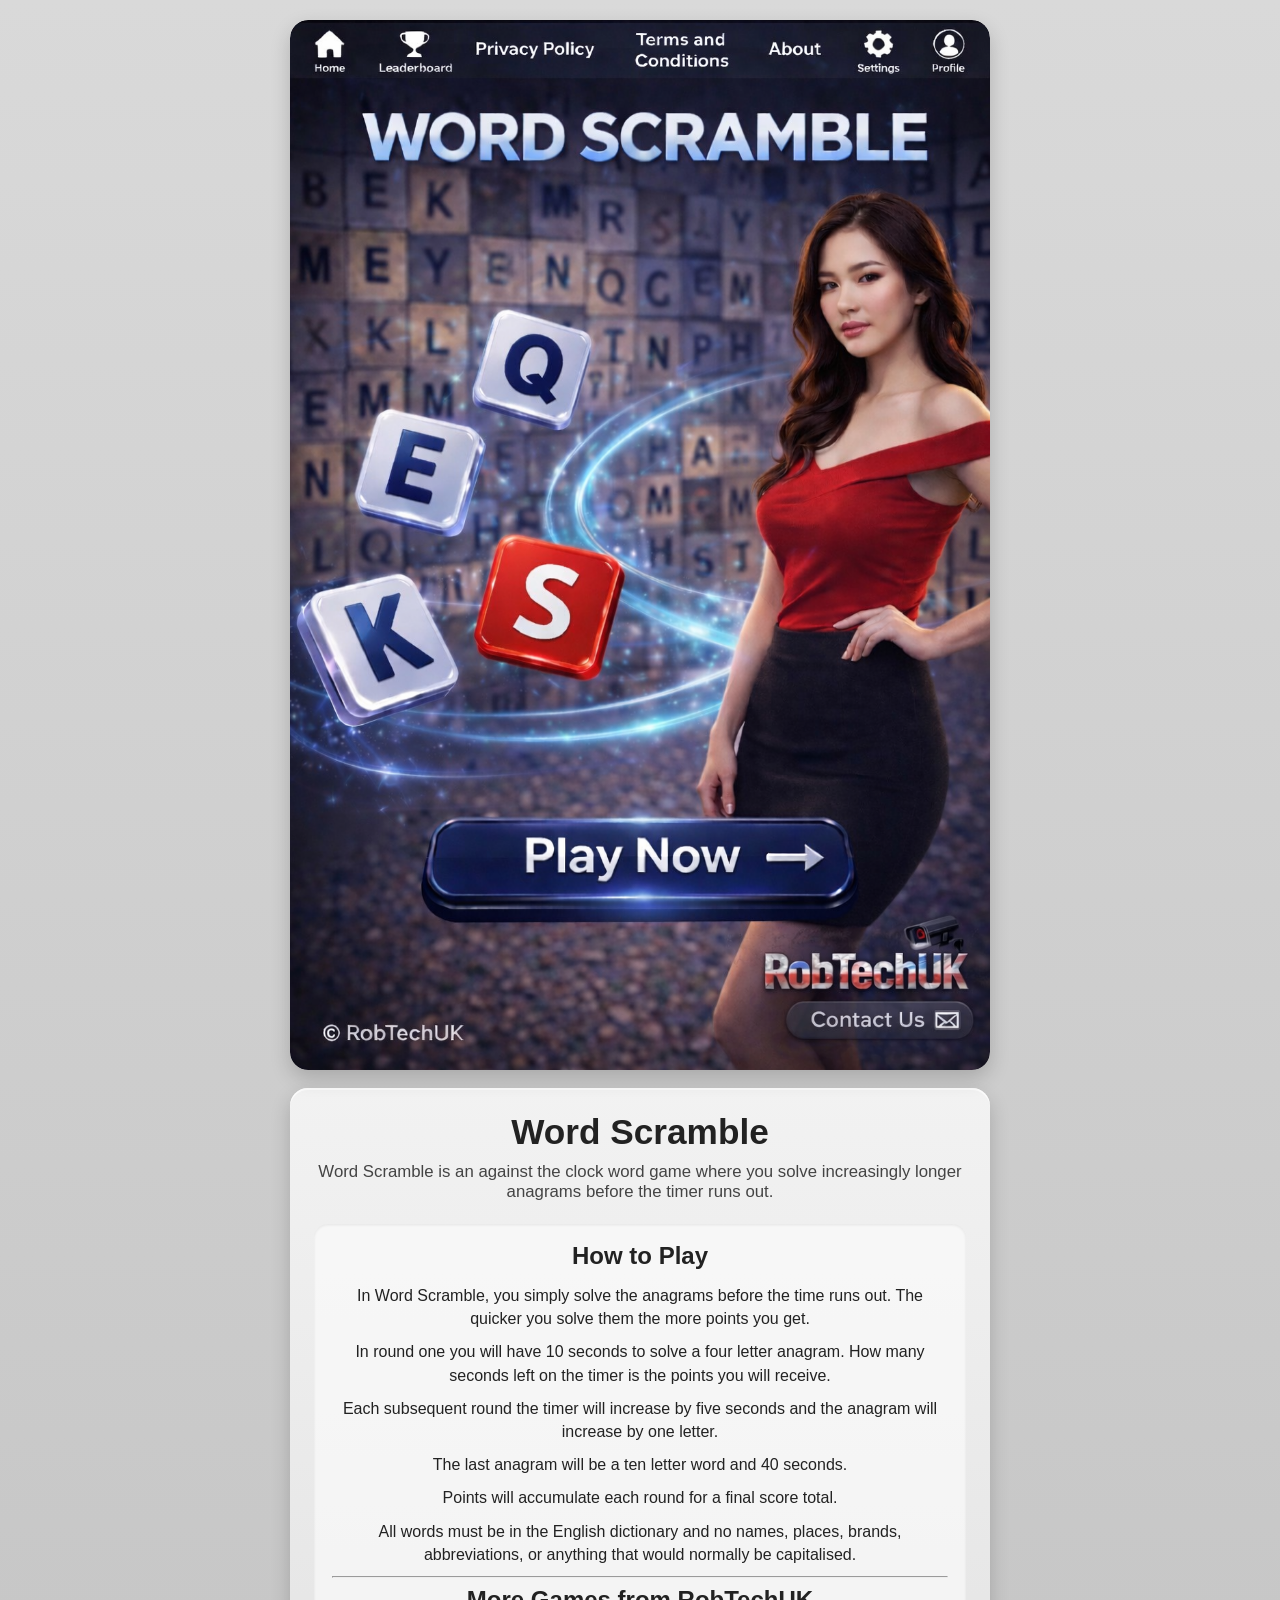
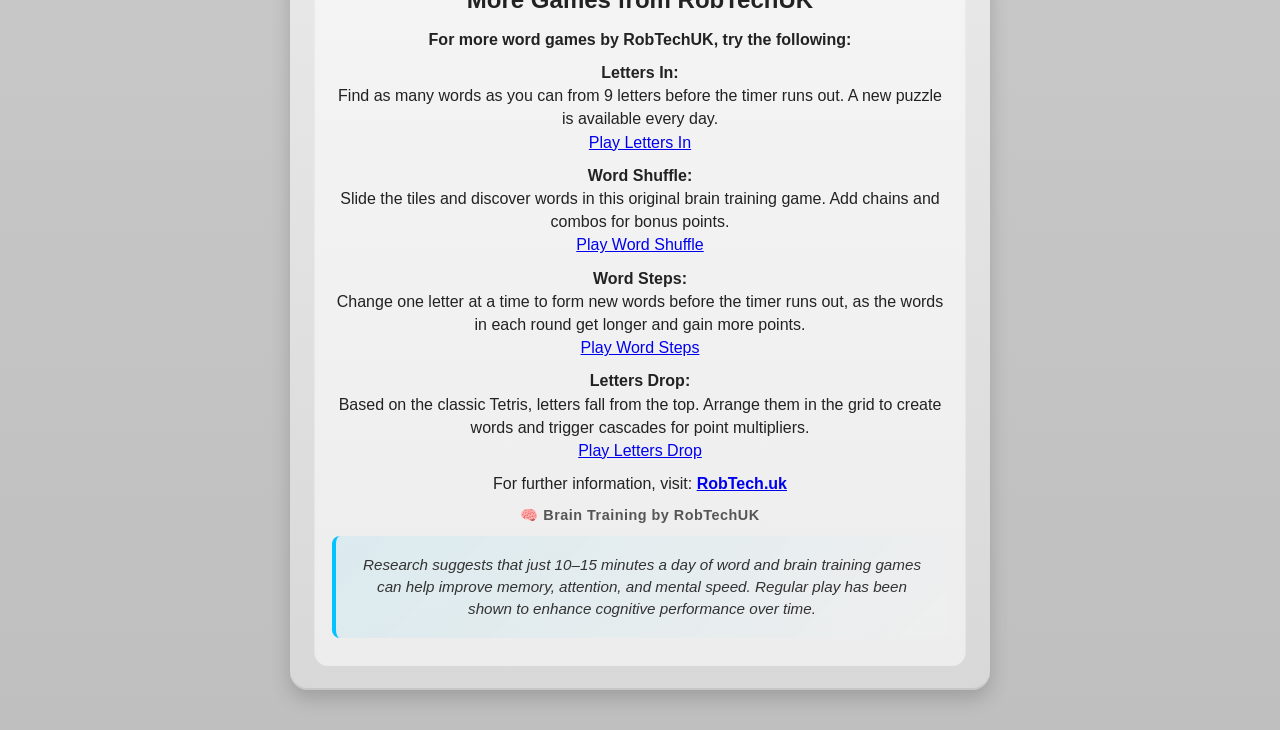
<file: index.html>
<!DOCTYPE html>
<html lang="en">
<head>
  <meta charset="UTF-8" />
  <meta
    name="viewport"
    content="width=device-width, initial-scale=1.0, maximum-scale=1.0, user-scalable=no"
  />
  <title>Word Scramble – RobTechUK</title>
  <meta name="description" content="Play Word Scramble, a free word game where you solve increasingly longer anagrams before the timer runs out.">
  <link rel="stylesheet" href="style.css" />
</head>
<body>
  <div class="game-wrapper">

    <!-- HOME / START SCREEN -->
    <section id="start-screen" class="screen">
      <div class="home-container">
        <div class="home-image-wrap">
          <img src="homepage.jpg" alt="Word Scramble Home" class="home-image" />

          <!-- TOP HOTSPOTS -->
          <a href="https://robtech.uk" class="hotspot home-link" aria-label="Home"></a>
          <a href="leaderboard.html" class="hotspot leaderboard-link"></a>
          <a href="privacy.html" class="hotspot privacy-link"></a>
          <a href="terms.html" class="hotspot terms-link"></a>
          <a href="about.html" class="hotspot about-link"></a>
          <a href="settings.html" class="hotspot settings-link"></a>
          <a href="profile.html" class="hotspot profile-link"></a>
          <a href="contact.html" class="hotspot contact-link" aria-label="Contact"></a>

          <!-- PLAY BUTTON -->
          <button id="start-btn" class="play-button" aria-label="Start Game"></button>

        </div>
<script>
  atOptions = {
    'key' : 'd1af8876bc829bcb1147c6fcc7a604fd',
    'format' : 'iframe',
    'height' : 60,
    'width' : 468,
    'params' : {}
  };
</script>
<script src="https://www.highperformanceformat.com/d1af8876bc829bcb1147c6fcc7a604fd/invoke.js"></script>

        <div class="card intro-card">
          <h1>Word Scramble</h1>
          <p class="subtitle">
            Word Scramble is an against the clock word game where you solve increasingly longer anagrams before the timer runs out.
          </p>

      <div class="rules-box">
  <h2>How to Play</h2>
  <p>In Word Scramble, you simply solve the anagrams before the time runs out. The quicker you solve them the more points you get.</p>
  <p>In round one you will have 10 seconds to solve a four letter anagram. How many seconds left on the timer is the points you will receive.</p>
  <p>Each subsequent round the timer will increase by five seconds and the anagram will increase by one letter.</p>
  <p>The last anagram will be a ten letter word and 40 seconds.</p>
  <p>Points will accumulate each round for a final score total.</p>
  <p>All words must be in the English dictionary and no names, places, brands, abbreviations, or anything that would normally be capitalised.</p>

  <hr>

  <h2>More Games from RobTechUK</h2>

  <p><strong>For more word games by RobTechUK, try the following:</strong></p>

  <p>
    <strong>Letters In:</strong><br>
    Find as many words as you can from 9 letters before the timer runs out. A new puzzle is available every day.<br>
    <a href="https://lettersin.co.uk" target="_blank">Play Letters In</a>
  </p>

  <p>
    <strong>Word Shuffle:</strong><br>
    Slide the tiles and discover words in this original brain training game. Add chains and combos for bonus points.<br>
    <a href="https://wordshuffle.co.uk" target="_blank">Play Word Shuffle</a>
  </p>

  <p>
    <strong>Word Steps:</strong><br>
    Change one letter at a time to form new words before the timer runs out, as the words in each round get longer and gain more points.<br>
    <a href="https://wordsteps.co.uk" target="_blank">Play Word Steps</a>
  </p>

  <p>
    <strong>Letters Drop:</strong><br>
    Based on the classic Tetris, letters fall from the top. Arrange them in the grid to create words and trigger cascades for point multipliers.<br>
    <a href="https://lettersdrop.co.uk" target="_blank">Play Letters Drop</a>
  </p>

  <p>
    For further information, visit:
    <a href="https://robtech.uk" target="_blank"><strong>RobTech.uk</strong></a>
  </p>
  <script>
  atOptions = {
    'key' : 'd1af8876bc829bcb1147c6fcc7a604fd',
    'format' : 'iframe',
    'height' : 60,
    'width' : 468,
    'params' : {}
  };
</script>
<script src="https://www.highperformanceformat.com/d1af8876bc829bcb1147c6fcc7a604fd/invoke.js"></script>

<p class="brain-tagline">
  🧠 Brain Training by RobTechUK
</p>
  <p class="brain-quote">
    Research suggests that just 10–15 minutes a day of word and brain training games can help improve memory, attention, and mental speed. Regular play has been shown to enhance cognitive performance over time.
  </p>
</div>
        </div>
      </div>
    </section>

    <!-- GAME SCREEN -->
    <section id="game-screen" class="screen card" style="display:none;">
      <div class="top-bar">
        <div class="hud-box" id="round">Round 1 of 7</div>
        <div class="hud-box">Time: <span id="timer">10</span></div>
        <div class="hud-box">Score: <span id="total-score">0</span></div>
      </div>

      <div id="scramble-display" class="scramble-display"></div>

      <div class="input-area">
        <input
          type="text"
          id="answer-input"
          placeholder="Type your answer"
          autocomplete="off"
          autocapitalize="characters"
          spellcheck="false"
        />
      </div>

      <div class="button-row">
        <button id="submit-btn" class="main-btn">Submit</button>
        <button id="change-btn" class="change-btn available">Change Letters (-1 point)</button>
      </div>

      <p id="message" class="message"></p>
    </section>

    <!-- RECAP SCREEN -->
    <section id="recap-screen" class="screen card" style="display:none;">
      <h2 id="recap-title">Round Complete</h2>
      <div id="recap-text" class="recap-text"></div>
      <div id="countdown-text" class="countdown-text"></div>
    </section>

    <!-- END SCREEN -->
    <section id="end-screen" class="screen card" style="display:none;">
      <h2>Game Over</h2>
      <p class="final-score-line">Final Score: <span id="final-score">0</span></p>
      <p id="final-summary" class="final-summary"></p>
      <button id="play-again-btn" class="main-btn">Play Again</button>
    </section>

  </div>
  <script src="dictionary.js"></script>
  <script src="game.js"></script>
</body>
</html>
</file>
<file: style.css>
* {
  box-sizing: border-box;
  -webkit-tap-highlight-color: transparent;
}

html, body {
  margin: 0;
  padding: 0;
  min-height: 100%;
  font-family: Arial, sans-serif;
}

body {
  background: linear-gradient(180deg, #d9d9d9 0%, #bfbfbf 100%);
  color: #222;
  display: flex;
  justify-content: center;
  align-items: flex-start;
  padding: 20px;
}

.game-wrapper {
  width: 100%;
  max-width: 700px;
}

.screen {
  width: 100%;
}
#game-screen,
#recap-screen,
#end-screen {
  max-width: 560px;
  margin: 0 auto;
}
.home-container {
  width: 100%;
}

.home-image-wrap {
  position: relative;
  width: 100%;
  margin-bottom: 18px;
  border-radius: 18px;
  overflow: hidden;
  box-shadow:
    0 8px 20px rgba(0, 0, 0, 0.18),
    inset 0 2px 0 rgba(255, 255, 255, 0.8),
    inset 0 -2px 0 rgba(0, 0, 0, 0.08);
}

.home-image {
  display: block;
  width: 100%;
  height: auto;
  border-radius: 18px;
}

.hotspot {
  position: absolute;
  display: block;
  z-index: 20;
  background: transparent;
}

.home-link { top: 0.5%; left: 0.5%; width: 11%; height: 7%; }
.leaderboard-link { top: 0.5%; left: 12%; width: 16%; height: 7%; }
.privacy-link { top: 0.5%; left: 28.5%; width: 21%; height: 7%; }
.terms-link { top: 0.5%; left: 49.5%; width: 19%; height: 7%; }
.about-link { top: 0.5%; left: 69%; width: 11%; height: 7%; }
.settings-link { top: 0.5%; left: 80%; width: 11%; height: 7%; }
.profile-link { top: 0.5%; left: 91%; width: 9%; height: 7%; }

.play-button {
  position: absolute;
  left: 50%;
  top: 80%;
  transform: translate(-50%, -50%);
  width: 50%;
  height: 11%;
  cursor: pointer;
  z-index: 30;
  border: none;
  background: transparent;
  padding: 0;
}

.contact-link {
  position: absolute;
  bottom: 2.5%;
  right: 1.5%;
  width: 26%;
  height: 6%;
  z-index: 20;
}

.card {
  background: linear-gradient(180deg, #f2f2f2 0%, #d8d8d8 100%);
  border-radius: 18px;
  padding: 24px;
  box-shadow:
    0 8px 20px rgba(0, 0, 0, 0.18),
    inset 0 2px 0 rgba(255, 255, 255, 0.8),
    inset 0 -2px 0 rgba(0, 0, 0, 0.08);
  text-align: center;
}

.intro-card {
  margin-bottom: 20px;
}

h1 {
  margin-top: 0;
  margin-bottom: 10px;
  font-size: 2.2rem;
}

h2 {
  margin-top: 0;
  margin-bottom: 14px;
}

.subtitle {
  margin-top: 0;
  margin-bottom: 22px;
  font-size: 1.05rem;
  color: #444;
}

.rules-box {
  background: rgba(255, 255, 255, 0.55);
  border-radius: 14px;
  padding: 18px;
  margin-bottom: 0;
  box-shadow: inset 0 1px 3px rgba(0, 0, 0, 0.08);
}

.rules-box p {
  margin: 10px 0;
  line-height: 1.45;
}

.top-bar {
  display: grid;
  grid-template-columns: repeat(3, 1fr);
  gap: 10px;
  margin-bottom: 24px;
}

.hud-box {
  background: linear-gradient(180deg, #efefef 0%, #cfcfcf 100%);
  border-radius: 12px;
  padding: 12px 10px;
  font-weight: bold;
  box-shadow:
    inset 0 2px 0 rgba(255, 255, 255, 0.8),
    inset 0 -2px 0 rgba(0, 0, 0, 0.08),
    0 3px 8px rgba(0, 0, 0, 0.1);
}

.scramble-display {
  display: flex;
  justify-content: center;
  flex-wrap: wrap;
  gap: 12px;
  min-height: 92px;
  margin-bottom: 24px;
}

.letter-tile {
  width: 62px;
  height: 62px;
  border-radius: 12px;
  background: linear-gradient(180deg, #f4f4f4 0%, #bdbdbd 100%);
  color: #222;
  display: flex;
  justify-content: center;
  align-items: center;
  font-size: 1.7rem;
  font-weight: bold;
  box-shadow:
    0 4px 10px rgba(0, 0, 0, 0.18),
    inset 0 2px 0 rgba(255, 255, 255, 0.85),
    inset 0 -3px 0 rgba(0, 0, 0, 0.12);
  user-select: none;
}

.input-area {
  margin-bottom: 16px;
}

#answer-input {
  width: 100%;
  max-width: 360px;
  padding: 14px 16px;
  font-size: 1.15rem;
  text-align: center;
  border: 2px solid #b5b5b5;
  border-radius: 12px;
  outline: none;
  background: #fff;
  color: #222;
}

#answer-input:focus {
  border-color: #888;
}

.button-row {
  display: flex;
  justify-content: center;
  gap: 12px;
  flex-wrap: wrap;
  margin-bottom: 14px;
}

button {
  border: none;
  border-radius: 12px;
  padding: 14px 18px;
  font-size: 1rem;
  font-weight: bold;
  cursor: pointer;
  transition: transform 0.08s ease, opacity 0.2s ease;
}

button:active {
  transform: scale(0.98);
}

.main-btn {
  background: linear-gradient(180deg, #3f3f3f 0%, #1f1f1f 100%);
  color: white;
  box-shadow:
    0 4px 10px rgba(0, 0, 0, 0.2),
    inset 0 1px 0 rgba(255, 255, 255, 0.12);
}

.change-btn {
  color: white;
}

.change-btn.available {
  background: linear-gradient(180deg, #29b84a 0%, #168732 100%);
  box-shadow:
    0 4px 10px rgba(0, 0, 0, 0.2),
    inset 0 1px 0 rgba(255, 255, 255, 0.15);
}

.change-btn.used {
  background: linear-gradient(180deg, #d94747 0%, #a71f1f 100%);
  box-shadow:
    0 4px 10px rgba(0, 0, 0, 0.2),
    inset 0 1px 0 rgba(255, 255, 255, 0.12);
  cursor: not-allowed;
  opacity: 1;
}

button:disabled {
  cursor: not-allowed;
}


.recap-text {
  font-size: 1.08rem;
  line-height: 1.6;
  margin-bottom: 18px;
}

.countdown-text {
  font-size: 3rem;
  font-weight: bold;
  color: #222;
  min-height: 56px;
}

.final-score-line {
  font-size: 1.35rem;
  font-weight: bold;
  margin-bottom: 10px;
}

.final-summary {
  margin-bottom: 22px;
  font-size: 1.05rem;
  color: #444;
}

@media (max-width: 640px) {
  body {
    padding: 12px;
    align-items: flex-start;
  }

  .home-image-wrap,
  .home-image,
  .card {
    border-radius: 16px;
  }

  .home-image-wrap {
    margin-bottom: 14px;
  }

  .card {
    padding: 18px;
  }

  h1 {
    font-size: 1.8rem;
  }

  .top-bar {
    grid-template-columns: 1fr;
  }

  .letter-tile {
    width: 52px;
    height: 52px;
    font-size: 1.45rem;
    border-radius: 10px;
  }

  #answer-input {
    font-size: 16px;
  }

  .countdown-text {
    font-size: 2.5rem;
  }

  .button-row {
    flex-direction: column;
    align-items: center;
  }

  .button-row button,
  .main-btn {
    width: 100%;
    max-width: 360px;
  }
}
/* REPLACE all existing .message styles with this */
.message {
  margin-top: 12px;
  min-height: 40px;
  font-size: 1.6rem;
  font-weight: 800;
  text-align: center;
  letter-spacing: 0.5px;
  opacity: 1;
}

.message.normal {
  color: #333;
}

.message.success {
  color: #00c853;
  text-shadow: 0 0 10px rgba(0, 200, 83, 0.75);
  animation: popFlash 0.55s ease;
}

.message.error {
  color: #ff1744;
  text-shadow: 0 0 10px rgba(255, 23, 68, 0.75);
  animation: shakeFlash 0.55s ease;
}

.warning {
  color: #c62828;
}

@keyframes popFlash {
  0% {
    transform: scale(0.75);
    opacity: 0;
  }
  50% {
    transform: scale(1.22);
    opacity: 1;
  }
  100% {
    transform: scale(1);
    opacity: 1;
  }
}

@keyframes shakeFlash {
  0% { transform: translateX(0); opacity: 0; }
  20% { transform: translateX(-8px); opacity: 1; }
  40% { transform: translateX(8px); }
  60% { transform: translateX(-6px); }
  80% { transform: translateX(6px); }
  100% { transform: translateX(0); opacity: 1; }
}

/* POP EFFECT (CORRECT) */
@keyframes popFlash {
  0% {
    transform: scale(0.8);
    opacity: 0;
  }
  50% {
    transform: scale(1.2);
    opacity: 1;
  }
  100% {
    transform: scale(1);
  }
}

/* SHAKE EFFECT (WRONG) */
@keyframes shakeFlash {
  0% { transform: translateX(0); }
  25% { transform: translateX(-6px); }
  50% { transform: translateX(6px); }
  75% { transform: translateX(-4px); }
  100% { transform: translateX(0); }
}
.brain-tagline {
  margin-top: 20px;
  font-size: 0.9rem;
  font-weight: bold;
  text-align: center;
  color: #555;
  letter-spacing: 0.5px;
}
.brain-quote {
  margin-top: 25px;
  padding: 18px;
  background: linear-gradient(135deg, rgba(0,195,255,0.08), rgba(255,255,255,0.05));
  border-left: 4px solid #00c3ff;
  border-radius: 8px;
  font-style: italic;
  font-size: 0.95rem;
  line-height: 1.6;
  color: #333;
}
body.contact-page {
  margin: 0;
  font-family: Arial, sans-serif;
  background: url("background.jpg") center center / cover no-repeat fixed;
  color: white;
  text-align: center;
}

body.contact-page .page-container {
  box-sizing: border-box;
  width: calc(100% - 30px);
  max-width: 600px;
  margin: 40px auto;
  padding: 30px 18px;
  background: rgba(0, 0, 0, 0.75);
  border-radius: 12px;
  overflow: hidden;
}

body.contact-page .page-container p {
  max-width: 100%;
  overflow-wrap: break-word;
  line-height: 1.4;
}

body.contact-page .page-container h1 {
  font-size: 38px;
}

body.contact-page .page-container a {
  color: #00ffcc;
  font-weight: bold;
}

body.contact-page .home-button {
  display: inline-block;
  margin-top: 20px;
  padding: 10px 20px;
  background: #00ffcc;
  color: black !important;
  border-radius: 6px;
  text-decoration: none;
}

body.contact-page .ad-box iframe {
  max-width: 100%;
}

body.contact-page .bottom-ad iframe {
  max-width: 100%;
}

@media (max-width: 500px) {
  body.contact-page .page-container {
    width: calc(100% - 24px);
    padding: 24px 14px;
    margin: 30px auto;
  }

  body.contact-page .page-container p {
    font-size: 18px;
  }

  body.contact-page .page-container h1 {
    font-size: 34px;
  }
}
</file>
